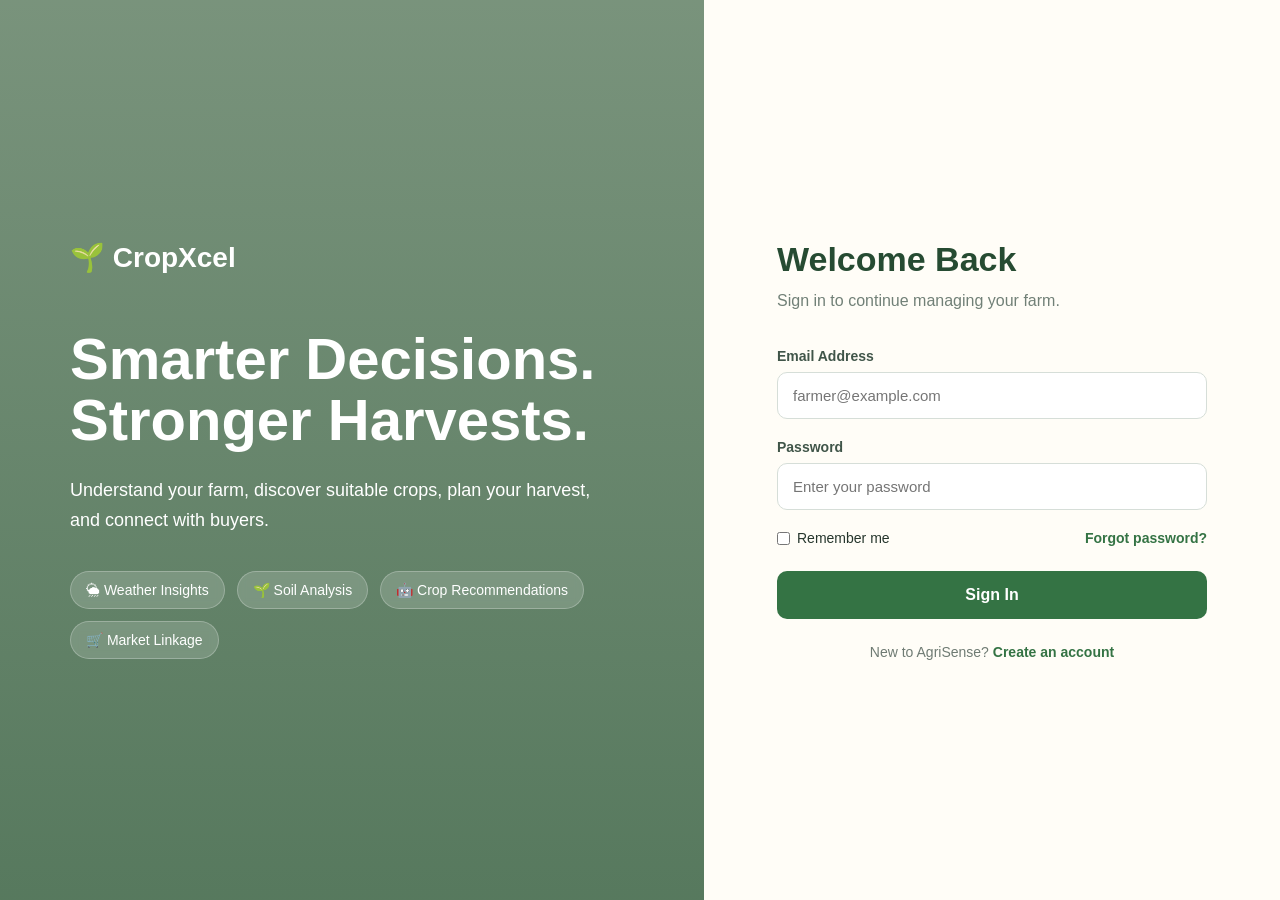
<file: frontend/index.html>
<!DOCTYPE html>
<html lang="en">
<head>
    <meta charset="UTF-8">
    <meta name="viewport" content="width=device-width, initial-scale=1.0">
    <title>CropXcel| Login</title>
    <link rel="stylesheet" href="css/styles.css">
</head>
<body>

    <div class="auth-page">

        <div class="brand-panel">
            <div class="overlay"></div>

            <div class="brand-content">
                <div class="logo">🌱 CropXcel</div>

                <h1>Smarter Decisions.<br>Stronger Harvests.</h1>

                <p>
                    Understand your farm, discover suitable crops,
                    plan your harvest, and connect with buyers.
                </p>

                <div class="feature-tags">
                    <span>🌦 Weather Insights</span>
                    <span>🌱 Soil Analysis</span>
                    <span>🤖 Crop Recommendations</span>
                    <span>🛒 Market Linkage</span>
                </div>
            </div>
        </div>

        <div class="form-panel">

            <div class="form-container">

                <div class="mobile-logo">
                    🌱 CropXcel
                </div>

                <h2>Welcome Back</h2>

                <p class="subtitle">
                    Sign in to continue managing your farm.
                </p>

                <form id="loginForm">

                    <div class="form-group">
                        <label for="email">Email Address</label>

                        <input
                            type="email"
                            id="email"
                            placeholder="farmer@example.com"
                            required
                        >
                    </div>

                    <div class="form-group">
                        <label for="password">Password</label>

                        <input
                            type="password"
                            id="password"
                            placeholder="Enter your password"
                            required
                        >
                    </div>

                    <div class="form-options">
                        <label class="remember">
                            <input type="checkbox">
                            Remember me
                        </label>

                        <a href="#">Forgot password?</a>
                    </div>

                    <button type="submit" class="primary-btn">
                        Sign In
                    </button>

                </form>

                <p class="switch-text">
                    New to AgriSense?
                    <a href="register.html">Create an account</a>
                </p>

            </div>
        </div>

    </div>

    <script src="js/auth.js"></script>
</body>
</html>
</file>
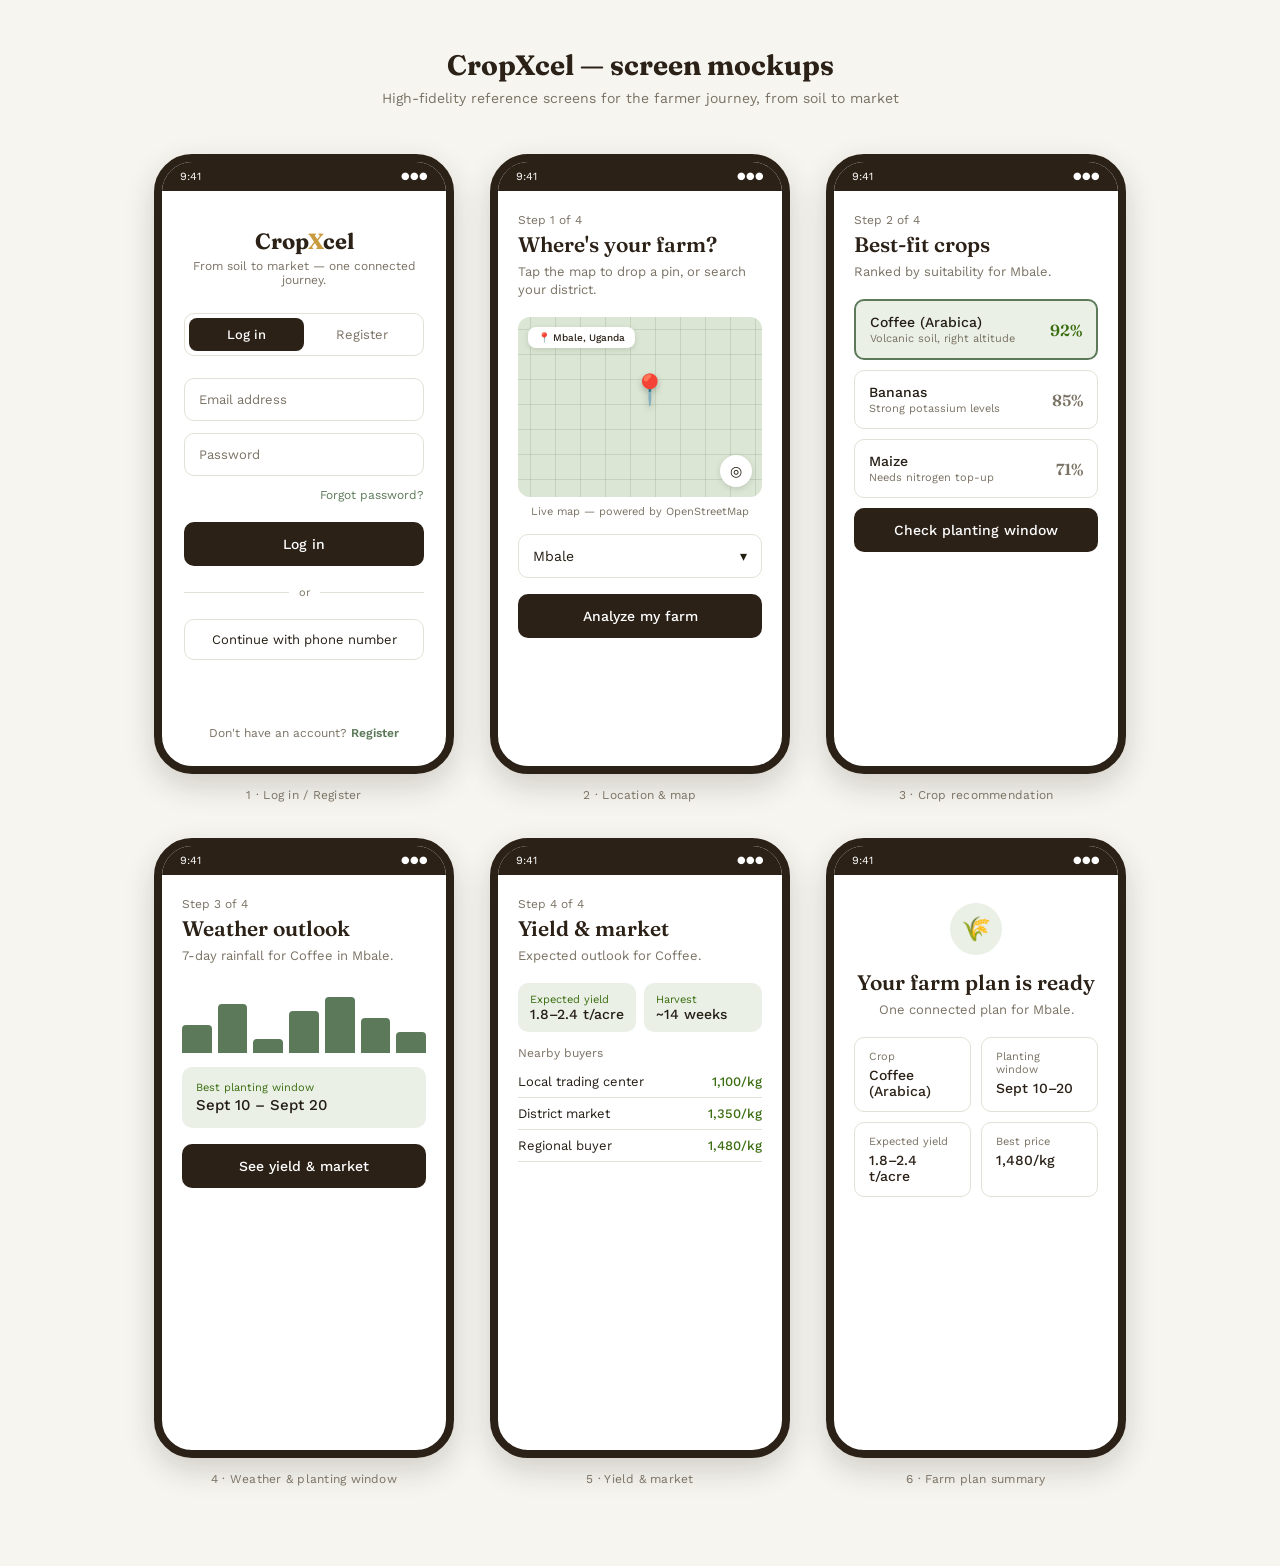
<file: mockups/index.html>
<!DOCTYPE html>
<html lang="en">
<head>
<meta charset="UTF-8">
<meta name="viewport" content="width=device-width, initial-scale=1.0">
<title>CropXcel — Mockups</title>
<link rel="preconnect" href="https://fonts.googleapis.com">
<link href="https://fonts.googleapis.com/css2?family=Fraunces:opsz,wght@9..144,600;9..144,700&family=Work+Sans:wght@400;500;600&display=swap" rel="stylesheet">
<style>
  :root{
    --soil:#2B2117;
    --soil-soft:#4A3B2A;
    --sage:#5C7A5A;
    --sage-light:#EAF0E6;
    --gold:#C99A3E;
    --paper:#F6F5F0;
    --text:#241D14;
    --text-muted:#7A7264;
    --line:#E3E0D6;
  }
  *{box-sizing:border-box;}
  body{
    margin:0;
    background:var(--paper);
    font-family:'Work Sans', sans-serif;
    color:var(--text);
    padding:48px 24px 80px;
  }
  .page-title{
    text-align:center;
    font-family:'Fraunces', serif;
    font-size:28px;
    font-weight:700;
    color:var(--soil);
    margin-bottom:8px;
  }
  .page-sub{
    text-align:center;
    color:var(--text-muted);
    font-size:14px;
    margin-bottom:48px;
  }
  .screens{
    display:flex;
    flex-wrap:wrap;
    justify-content:center;
    gap:36px;
    max-width:1400px;
    margin:0 auto;
  }
  .screen-block{
    display:flex;
    flex-direction:column;
    align-items:center;
  }
  .screen-label{
    font-size:12px;
    color:var(--text-muted);
    margin-top:14px;
    letter-spacing:0.02em;
  }
  .phone{
    width:300px;
    height:620px;
    background:#fff;
    border:8px solid var(--soil);
    border-radius:38px;
    overflow:hidden;
    box-shadow:0 12px 30px rgba(43,33,23,0.18);
    display:flex;
    flex-direction:column;
  }
  .status-bar{
    background:var(--soil);
    color:#fff;
    font-size:11px;
    padding:8px 18px;
    display:flex;
    justify-content:space-between;
    flex-shrink:0;
  }
  .screen-content{
    flex:1;
    padding:22px 20px 26px;
    overflow:hidden;
  }
  /* Shared elements */
  .step-tag{font-size:12px; color:var(--text-muted); margin-bottom:4px;}
  h1.h{font-family:'Fraunces', serif; font-size:21px; font-weight:600; margin:0 0 6px; color:var(--soil);}
  p.sub{font-size:13px; color:var(--text-muted); margin:0 0 18px; line-height:1.4;}
  .btn-primary{
    width:100%;
    background:var(--soil);
    color:#fff;
    border:none;
    border-radius:10px;
    padding:14px;
    font-size:14px;
    font-family:inherit;
    font-weight:500;
    text-align:center;
  }
  .btn-ghost{
    width:100%;
    background:transparent;
    border:1px solid var(--line);
    color:var(--text-muted);
    border-radius:10px;
    padding:13px;
    font-size:14px;
    text-align:center;
    margin-bottom:10px;
  }
  .field{
    border:1px solid var(--line);
    border-radius:10px;
    padding:13px 14px;
    display:flex;
    justify-content:space-between;
    align-items:center;
    margin-bottom:16px;
    font-size:14px;
  }
  .soil-card{
    background:var(--sage-light);
    border-radius:10px;
    padding:14px;
    margin-bottom:16px;
  }
  .soil-grid{
    display:grid;
    grid-template-columns:1fr 1fr;
    gap:10px;
    font-size:12px;
  }
  .soil-grid .lab{color:#3B6D11;}
  .soil-grid .val{font-weight:500; font-size:15px; margin-top:2px;}
  .crop-row{
    border:1px solid var(--line);
    border-radius:10px;
    padding:13px 14px;
    margin-bottom:10px;
    display:flex;
    justify-content:space-between;
    align-items:center;
  }
  .crop-row.top{border:2px solid var(--sage); background:var(--sage-light);}
  .crop-row .name{font-weight:500; font-size:14px;}
  .crop-row .why{font-size:11px; color:var(--text-muted); margin-top:2px;}
  .match{font-weight:600; color:#3B6D11; font-family:'Fraunces', serif;}
  .bars{display:flex; align-items:flex-end; gap:6px; height:70px; margin-bottom:14px;}
  .bars div{flex:1; background:var(--sage); border-radius:4px 4px 0 0;}
  .callout{background:var(--sage-light); border-radius:10px; padding:14px; margin-bottom:16px;}
  .callout .lab{font-size:11px; color:#3B6D11; margin-bottom:2px;}
  .callout .val{font-weight:500; font-size:15px;}
  .stat-grid{display:grid; grid-template-columns:1fr 1fr; gap:8px; margin-bottom:14px;}
  .stat-card{background:var(--sage-light); border-radius:10px; padding:10px 12px;}
  .stat-card .lab{font-size:11px; color:#3B6D11;}
  .stat-card .val{font-weight:500; font-size:14px;}
  .market-row{display:flex; justify-content:space-between; padding:8px 0; border-bottom:1px solid var(--line); font-size:13px;}
  .market-row span:last-child{color:#3B6D11; font-weight:500;}
  .summary-check{
    width:52px; height:52px; border-radius:50%;
    background:var(--sage-light);
    display:flex; align-items:center; justify-content:center;
    font-size:24px; margin:6px auto 14px;
  }
  .summary-grid{display:grid; grid-template-columns:1fr 1fr; gap:10px;}
  .summary-card{border:1px solid var(--line); border-radius:10px; padding:12px 14px;}
  .summary-card .lab{font-size:11px; color:var(--text-muted); margin-bottom:4px;}
  .summary-card .val{font-weight:500; font-size:14px; color:var(--soil);}
  /* Splash */
  .splash{
    height:100%;
    display:flex;
    flex-direction:column;
    align-items:center;
    justify-content:center;
    background:var(--soil);
    color:#fff;
    text-align:center;
    padding:0 24px;
  }
  .splash .logo{font-family:'Fraunces', serif; font-size:34px; font-weight:700; margin-bottom:10px;}
  .splash .logo span{color:var(--gold);}
  .splash .tag{font-size:14px; color:#D8D2C4; margin-bottom:40px;}
  .splash .btn-light{
    background:#fff; color:var(--soil); border:none; border-radius:10px;
    padding:14px 30px; font-size:14px; font-weight:500; font-family:inherit;
  }
  /* Login / Register */
  .auth{
    height:100%;
    display:flex;
    flex-direction:column;
    padding:36px 22px 26px;
  }
  .auth .logo{
    font-family:'Fraunces', serif; font-size:22px; font-weight:700;
    color:var(--soil); text-align:center; margin-bottom:4px;
  }
  .auth .logo span{color:var(--gold);}
  .auth .tag{
    text-align:center; font-size:12px; color:var(--text-muted); margin-bottom:26px;
  }
  .tabs{
    display:flex; border:1px solid var(--line); border-radius:10px;
    padding:4px; margin-bottom:22px;
  }
  .tab{
    flex:1; text-align:center; font-size:13px; padding:9px 0; border-radius:8px;
    color:var(--text-muted);
  }
  .tab.active{background:var(--soil); color:#fff; font-weight:500;}
  .input-field{
    border:1px solid var(--line); border-radius:10px; padding:13px 14px;
    font-size:13px; color:var(--text-muted); margin-bottom:12px;
  }
  .auth .forgot{
    text-align:right; font-size:12px; color:var(--sage); margin-bottom:20px;
  }
  .auth .divider{
    display:flex; align-items:center; gap:10px; margin:20px 0;
    font-size:11px; color:var(--text-muted);
  }
  .auth .divider::before, .auth .divider::after{
    content:""; flex:1; height:1px; background:var(--line);
  }
  .btn-outline{
    width:100%; border:1px solid var(--line); border-radius:10px;
    padding:12px; font-size:13px; text-align:center; color:var(--text);
    margin-bottom:10px;
  }
  .auth .switch{
    text-align:center; font-size:12px; color:var(--text-muted); margin-top:auto;
  }
  .auth .switch b{color:var(--sage); font-weight:600;}
  /* Map screen */
  .map-box{
    height:180px; border-radius:12px; overflow:hidden; position:relative;
    margin-bottom:16px;
    background:
      linear-gradient(0deg, transparent 24%, rgba(92,122,90,0.18) 25%, rgba(92,122,90,0.18) 26%, transparent 27%, transparent 74%, rgba(92,122,90,0.18) 75%, rgba(92,122,90,0.18) 76%, transparent 77%, transparent),
      linear-gradient(90deg, transparent 24%, rgba(92,122,90,0.18) 25%, rgba(92,122,90,0.18) 26%, transparent 27%, transparent 74%, rgba(92,122,90,0.18) 75%, rgba(92,122,90,0.18) 76%, transparent 77%, transparent),
      #DCE6D4;
    background-size:50px 50px;
  }
  .map-pin{
    position:absolute; top:50%; left:54%; transform:translate(-50%,-100%);
    font-size:30px; filter:drop-shadow(0 3px 3px rgba(0,0,0,0.25));
  }
  .map-badge{
    position:absolute; top:10px; left:10px; background:#fff; border-radius:8px;
    padding:5px 10px; font-size:10px; color:var(--soil); font-weight:500;
    box-shadow:0 2px 6px rgba(0,0,0,0.12);
  }
  .map-locate{
    position:absolute; bottom:10px; right:10px; background:#fff; border-radius:50%;
    width:32px; height:32px; display:flex; align-items:center; justify-content:center;
    font-size:14px; box-shadow:0 2px 6px rgba(0,0,0,0.12);
  }
  .map-caption{
    font-size:11px; color:var(--text-muted); text-align:center; margin:-8px 0 16px;
  }
</style>
</head>
<body>

<div class="page-title">CropXcel — screen mockups</div>
<div class="page-sub">High-fidelity reference screens for the farmer journey, from soil to market</div>

<div class="screens">

  <div class="screen-block">
    <div class="phone">
      <div class="status-bar"><span>9:41</span><span>●●●</span></div>
      <div class="auth">
        <div class="logo">Crop<span>X</span>cel</div>
        <div class="tag">From soil to market — one connected journey.</div>
        <div class="tabs">
          <div class="tab active">Log in</div>
          <div class="tab">Register</div>
        </div>
        <div class="input-field">Email address</div>
        <div class="input-field">Password</div>
        <div class="forgot">Forgot password?</div>
        <div class="btn-primary">Log in</div>
        <div class="divider">or</div>
        <div class="btn-outline">Continue with phone number</div>
        <div class="switch">Don't have an account? <b>Register</b></div>
      </div>
    </div>
    <div class="screen-label">1 · Log in / Register</div>
  </div>

  <div class="screen-block">
    <div class="phone">
      <div class="status-bar"><span>9:41</span><span>●●●</span></div>
      <div class="screen-content">
        <div class="step-tag">Step 1 of 4</div>
        <h1 class="h">Where's your farm?</h1>
        <p class="sub">Tap the map to drop a pin, or search your district.</p>
        <div class="map-box">
          <div class="map-badge">📍 Mbale, Uganda</div>
          <div class="map-pin">📍</div>
          <div class="map-locate">◎</div>
        </div>
        <div class="map-caption">Live map — powered by OpenStreetMap</div>
        <div class="field"><span>Mbale</span><span>▾</span></div>
        <div class="btn-primary">Analyze my farm</div>
      </div>
    </div>
    <div class="screen-label">2 · Location &amp; map</div>
  </div>

  <div class="screen-block">
    <div class="phone">
      <div class="status-bar"><span>9:41</span><span>●●●</span></div>
      <div class="screen-content">
        <div class="step-tag">Step 2 of 4</div>
        <h1 class="h">Best-fit crops</h1>
        <p class="sub">Ranked by suitability for Mbale.</p>
        <div class="crop-row top">
          <div><div class="name">Coffee (Arabica)</div><div class="why">Volcanic soil, right altitude</div></div>
          <div class="match">92%</div>
        </div>
        <div class="crop-row">
          <div><div class="name">Bananas</div><div class="why">Strong potassium levels</div></div>
          <div class="match" style="color:var(--text-muted)">85%</div>
        </div>
        <div class="crop-row">
          <div><div class="name">Maize</div><div class="why">Needs nitrogen top-up</div></div>
          <div class="match" style="color:var(--text-muted)">71%</div>
        </div>
        <div class="btn-primary">Check planting window</div>
      </div>
    </div>
    <div class="screen-label">3 · Crop recommendation</div>
  </div>

  <div class="screen-block">
    <div class="phone">
      <div class="status-bar"><span>9:41</span><span>●●●</span></div>
      <div class="screen-content">
        <div class="step-tag">Step 3 of 4</div>
        <h1 class="h">Weather outlook</h1>
        <p class="sub">7-day rainfall for Coffee in Mbale.</p>
        <div class="bars">
          <div style="height:40%"></div><div style="height:70%"></div><div style="height:20%"></div>
          <div style="height:60%"></div><div style="height:80%"></div><div style="height:50%"></div><div style="height:30%"></div>
        </div>
        <div class="callout">
          <div class="lab">Best planting window</div>
          <div class="val">Sept 10 – Sept 20</div>
        </div>
        <div class="btn-primary">See yield &amp; market</div>
      </div>
    </div>
    <div class="screen-label">4 · Weather &amp; planting window</div>
  </div>

  <div class="screen-block">
    <div class="phone">
      <div class="status-bar"><span>9:41</span><span>●●●</span></div>
      <div class="screen-content">
        <div class="step-tag">Step 4 of 4</div>
        <h1 class="h">Yield &amp; market</h1>
        <p class="sub">Expected outlook for Coffee.</p>
        <div class="stat-grid">
          <div class="stat-card"><div class="lab">Expected yield</div><div class="val">1.8–2.4 t/acre</div></div>
          <div class="stat-card"><div class="lab">Harvest</div><div class="val">~14 weeks</div></div>
        </div>
        <p style="font-size:12px; color:var(--text-muted); margin-bottom:6px;">Nearby buyers</p>
        <div class="market-row"><span>Local trading center</span><span>1,100/kg</span></div>
        <div class="market-row"><span>District market</span><span>1,350/kg</span></div>
        <div class="market-row"><span>Regional buyer</span><span>1,480/kg</span></div>
      </div>
    </div>
    <div class="screen-label">5 · Yield &amp; market</div>
  </div>

  <div class="screen-block">
    <div class="phone">
      <div class="status-bar"><span>9:41</span><span>●●●</span></div>
      <div class="screen-content" style="text-align:center;">
        <div class="summary-check">🌾</div>
        <h1 class="h" style="text-align:center;">Your farm plan is ready</h1>
        <p class="sub" style="text-align:center;">One connected plan for Mbale.</p>
        <div class="summary-grid" style="text-align:left;">
          <div class="summary-card"><div class="lab">Crop</div><div class="val">Coffee (Arabica)</div></div>
          <div class="summary-card"><div class="lab">Planting window</div><div class="val">Sept 10–20</div></div>
          <div class="summary-card"><div class="lab">Expected yield</div><div class="val">1.8–2.4 t/acre</div></div>
          <div class="summary-card"><div class="lab">Best price</div><div class="val">1,480/kg</div></div>
        </div>
      </div>
    </div>
    <div class="screen-label">6 · Farm plan summary</div>
  </div>

</div>
</body>
</html>
</file>
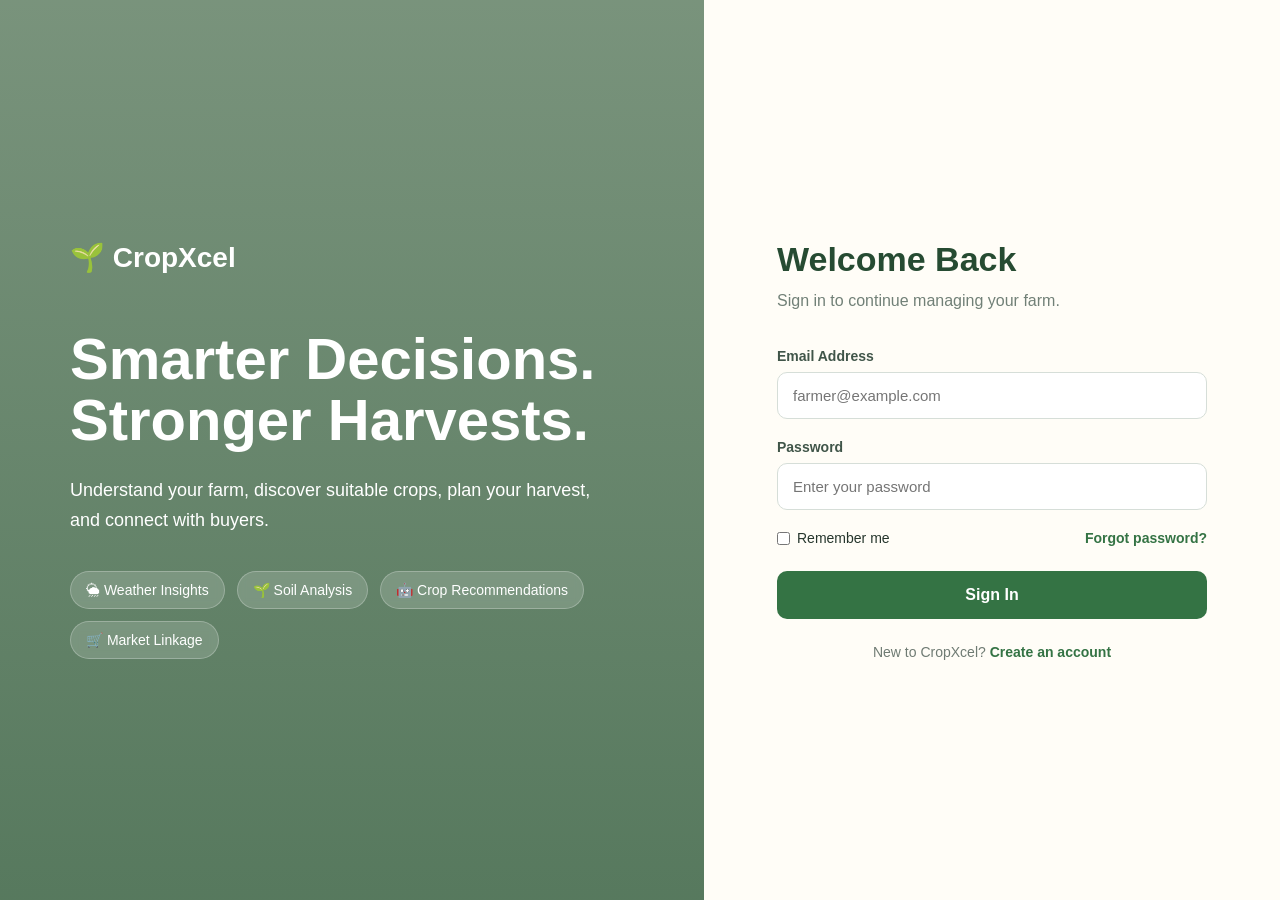
<file: frontend/login.html>
<!DOCTYPE html>
<html lang="en">
<head>
    <meta charset="UTF-8">
    <meta name="viewport" content="width=device-width, initial-scale=1.0">
    <title>CropXcel | Login</title>
    <link rel="stylesheet" href="css/styles.css">
</head>
<body>

    <div class="auth-page">

        <div class="brand-panel">
            <div class="overlay"></div>

            <div class="brand-content">
                <div class="logo">🌱 CropXcel</div>

                <h1>Smarter Decisions.<br>Stronger Harvests.</h1>

                <p>
                    Understand your farm, discover suitable crops,
                    plan your harvest, and connect with buyers.
                </p>

                <div class="feature-tags">
                    <span>🌦 Weather Insights</span>
                    <span>🌱 Soil Analysis</span>
                    <span>🤖 Crop Recommendations</span>
                    <span>🛒 Market Linkage</span>
                </div>
            </div>
        </div>

        <div class="form-panel">

            <div class="form-container">

                <div class="mobile-logo">
                    🌱 CropXcel
                </div>

                <h2>Welcome Back</h2>

                <p class="subtitle">
                    Sign in to continue managing your farm.
                </p>

                <form id="loginForm">

                    <div class="form-group">
                        <label for="email">Email Address</label>

                        <input
                            type="email"
                            id="email"
                            placeholder="farmer@example.com"
                            required
                        >
                    </div>

                    <div class="form-group">
                        <label for="password">Password</label>

                        <input
                            type="password"
                            id="password"
                            placeholder="Enter your password"
                            required
                        >
                    </div>

                    <div class="form-options">
                        <label class="remember">
                            <input type="checkbox">
                            Remember me
                        </label>

                        <a href="#">Forgot password?</a>
                    </div>

                    <button type="submit" class="primary-btn">
                        Sign In
                    </button>

                </form>

                <p class="switch-text">
                    New to CropXcel?
                    <a href="register.html">Create an account</a>
                </p>

            </div>
        </div>

    </div>

    <script src="js/auth.js"></script>
</body>
</html>
</file>
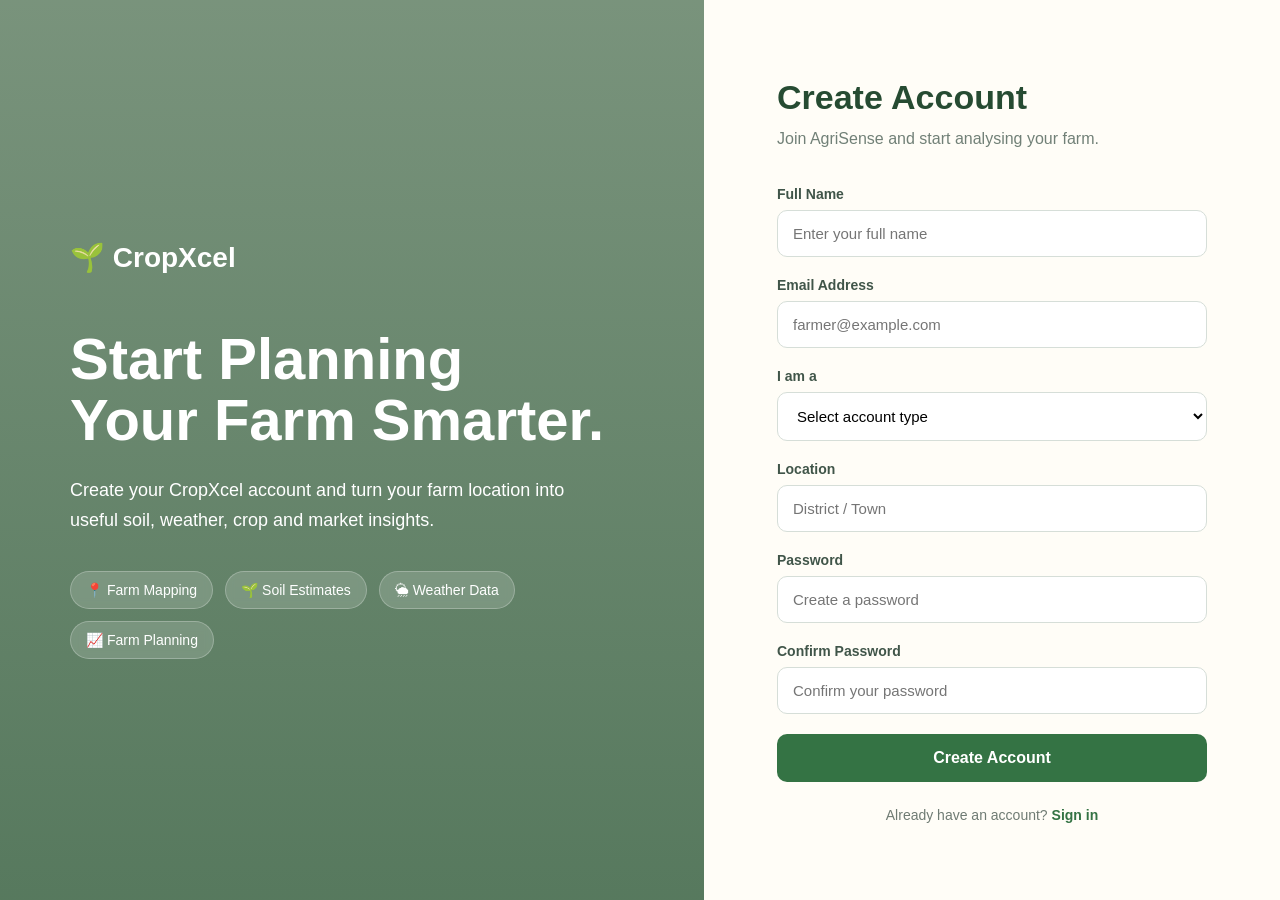
<file: frontend/register.html>
<!DOCTYPE html>
<html lang="en">
<head>
    <meta charset="UTF-8">
    <meta name="viewport" content="width=device-width, initial-scale=1.0">
    <title>CropXcel | Register</title>
    <link rel="stylesheet" href="css/styles.css">
</head>
<body>

    <div class="auth-page">

        <div class="brand-panel">
            <div class="overlay"></div>

            <div class="brand-content">
                <div class="logo">🌱 CropXcel</div>

                <h1>Start Planning<br>Your Farm Smarter.</h1>

                <p>
                    Create your CropXcel account and turn your farm
                    location into useful soil, weather, crop and market insights.
                </p>

                <div class="feature-tags">
                    <span>📍 Farm Mapping</span>
                    <span>🌱 Soil Estimates</span>
                    <span>🌦 Weather Data</span>
                    <span>📈 Farm Planning</span>
                </div>
            </div>
        </div>

        <div class="form-panel">

            <div class="form-container">

                <div class="mobile-logo">
                    🌱 AgriSense
                </div>

                <h2>Create Account</h2>

                <p class="subtitle">
                    Join AgriSense and start analysing your farm.
                </p>

                <form id="registerForm">

                    <div class="form-group">
                        <label for="fullname">Full Name</label>

                        <input
                            type="text"
                            id="fullname"
                            placeholder="Enter your full name"
                            required
                        >
                    </div>

                    <div class="form-group">
                        <label for="email">Email Address</label>

                        <input
                            type="email"
                            id="email"
                            placeholder="farmer@example.com"
                            required
                        >
                    </div>

                    <div class="form-group">
                        <label for="role">I am a</label>

                        <select id="role" required>
                            <option value="">Select account type</option>
                            <option value="farmer">Farmer</option>
                            <option value="buyer">Buyer</option>
                            <option value="cooperative">Cooperative</option>
                        </select>
                    </div>

                    <div class="form-group">
                        <label for="location">Location</label>

                        <input
                            type="text"
                            id="location"
                            placeholder="District / Town"
                            required
                        >
                    </div>

                    <div class="form-group">
                        <label for="password">Password</label>

                        <input
                            type="password"
                            id="password"
                            placeholder="Create a password"
                            required
                        >
                    </div>

                    <div class="form-group">
                        <label for="confirmPassword">Confirm Password</label>

                        <input
                            type="password"
                            id="confirmPassword"
                            placeholder="Confirm your password"
                            required
                        >
                    </div>

                    <button type="submit" class="primary-btn">
                        Create Account
                    </button>

                </form>

                <p class="switch-text">
                    Already have an account?
                    <a href="index.html">Sign in</a>
                </p>

            </div>
        </div>

    </div>

    <script src="js/auth.js"></script>
</body>
</html>
</file>
<file: frontend/css/styles.css>
* {
    margin: 0;
    padding: 0;
    box-sizing: border-box;
}

body {
    font-family: Arial, Helvetica, sans-serif;
    background: #f4f1e8;
    color: #26362d;
}

.auth-page {
    min-height: 100vh;
    display: grid;
    grid-template-columns: 1.1fr 0.9fr;
}

/* LEFT AGRICULTURE PANEL */

.brand-panel {
    position: relative;
    background:
        linear-gradient(
            rgba(20, 70, 35, 0.55),
            rgba(20, 70, 35, 0.7)
        ),
        url("https://images.unsplash.com/photo-1500651230702-0e2d8a49d4ad?auto=format&fit=crop&w=1600&q=80");

    background-size: cover;
    background-position: center;
    min-height: 100vh;
    display: flex;
    align-items: center;
    padding: 70px;
}

.brand-content {
    position: relative;
    z-index: 2;
    max-width: 620px;
    color: white;
}

.logo {
    font-size: 28px;
    font-weight: 700;
    margin-bottom: 55px;
}

.brand-content h1 {
    font-size: 58px;
    line-height: 1.05;
    margin-bottom: 24px;
}

.brand-content p {
    font-size: 18px;
    line-height: 1.7;
    max-width: 540px;
    margin-bottom: 35px;
}

.feature-tags {
    display: flex;
    flex-wrap: wrap;
    gap: 12px;
}

.feature-tags span {
    background: rgba(255, 255, 255, 0.16);
    border: 1px solid rgba(255, 255, 255, 0.25);
    padding: 10px 15px;
    border-radius: 30px;
    backdrop-filter: blur(4px);
    font-size: 14px;
}

/* RIGHT FORM PANEL */

.form-panel {
    display: flex;
    align-items: center;
    justify-content: center;
    padding: 50px;
    background: #fffdf7;
}

.form-container {
    width: 100%;
    max-width: 430px;
}

.mobile-logo {
    display: none;
    font-size: 25px;
    font-weight: 700;
    margin-bottom: 35px;
    color: #2f6d3f;
}

.form-container h2 {
    font-size: 34px;
    margin-bottom: 10px;
    color: #264b32;
}

.subtitle {
    color: #718077;
    margin-bottom: 35px;
    line-height: 1.5;
}

.form-group {
    margin-bottom: 20px;
}

.form-group label {
    display: block;
    font-size: 14px;
    font-weight: 600;
    margin-bottom: 8px;
    color: #405549;
}

.form-group input,
.form-group select {
    width: 100%;
    padding: 14px 15px;
    border: 1px solid #d6ded8;
    border-radius: 10px;
    background: white;
    font-size: 15px;
    outline: none;
    transition: 0.2s;
}

.form-group input:focus,
.form-group select:focus {
    border-color: #4a8b57;
    box-shadow: 0 0 0 3px rgba(74, 139, 87, 0.12);
}

.form-options {
    display: flex;
    align-items: center;
    justify-content: space-between;
    margin-bottom: 25px;
    font-size: 14px;
}

.form-options a,
.switch-text a {
    color: #347344;
    text-decoration: none;
    font-weight: 600;
}

.remember {
    display: flex;
    gap: 7px;
    align-items: center;
}

.primary-btn {
    width: 100%;
    border: none;
    padding: 15px;
    border-radius: 10px;
    background: #347344;
    color: white;
    font-size: 16px;
    font-weight: 600;
    cursor: pointer;
    transition: 0.2s;
}

.primary-btn:hover {
    background: #285d36;
}

.switch-text {
    margin-top: 25px;
    text-align: center;
    color: #6f7b73;
    font-size: 14px;
}

/* RESPONSIVE */

@media (max-width: 900px) {

    .auth-page {
        grid-template-columns: 1fr;
    }

    .brand-panel {
        display: none;
    }

    .form-panel {
        min-height: 100vh;
        padding: 30px 22px;
    }

    .mobile-logo {
        display: block;
    }
}
</file>
